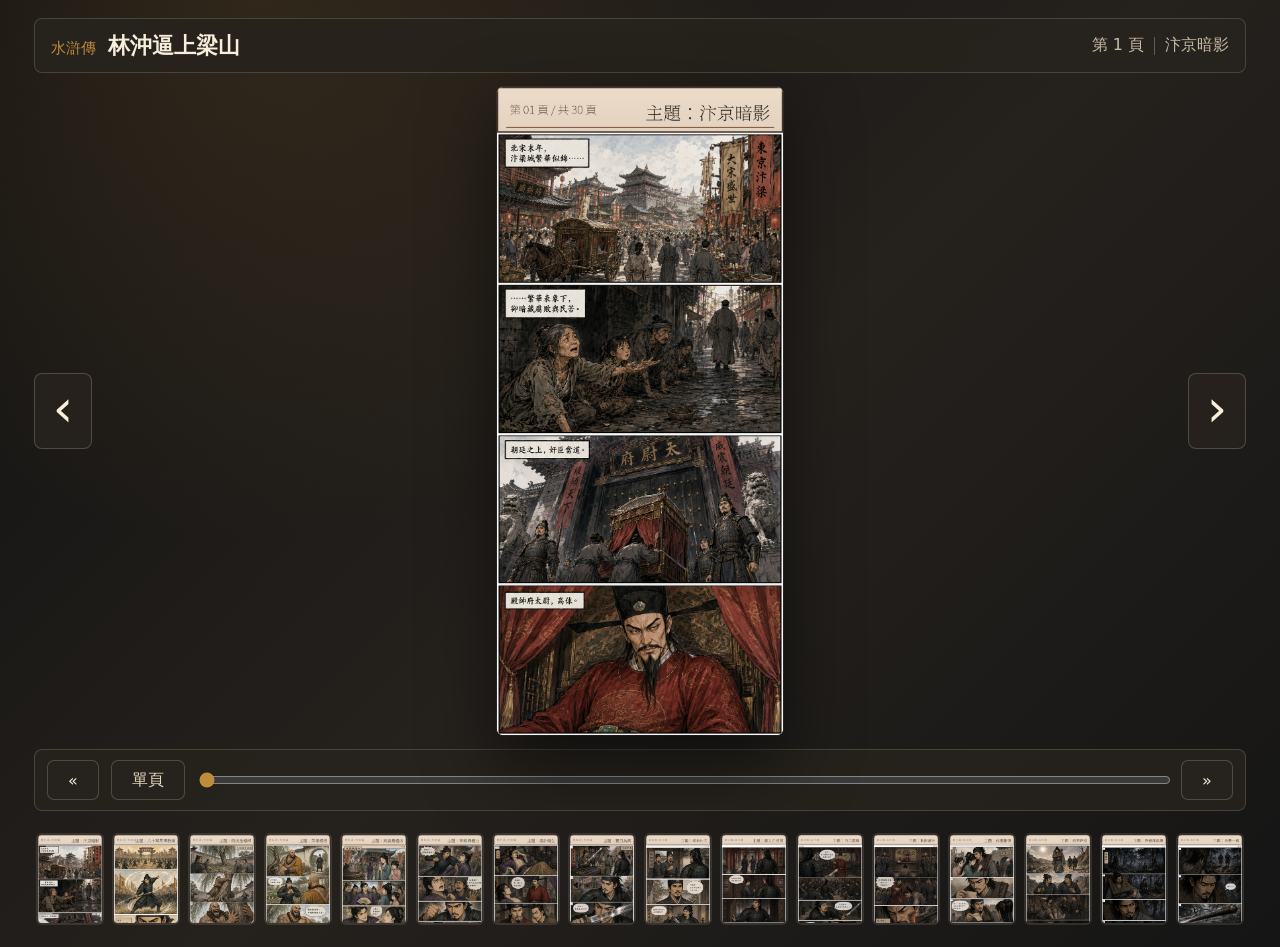
<file: comic/index.html>
<!doctype html>
<html lang="zh-Hant">
<head>
  <meta charset="utf-8">
  <meta name="viewport" content="width=device-width, initial-scale=1">
  <title>水滸傳漫畫電子書</title>
  <link rel="stylesheet" href="styles.css">
</head>
<body>
  <main class="reader" aria-label="水滸傳漫畫電子書閱讀器">
    <header class="topbar">
      <div class="book-title">
        <span class="series">水滸傳</span>
        <strong>林沖逼上梁山</strong>
      </div>
      <div class="page-status" aria-live="polite">
        <span id="pageLabel">第 1 頁</span>
        <span class="divider"></span>
        <span id="themeLabel">汴京暗影</span>
      </div>
    </header>

    <section class="stage" aria-label="漫畫頁面">
      <button class="nav-button prev" id="prevPage" type="button" aria-label="上一頁">
        <span aria-hidden="true">‹</span>
      </button>

      <div class="book-shell">
        <div class="book" id="book">
          <img id="pageImage" src="pages/page-01.png" alt="第 1 頁：汴京暗影" draggable="false">
        </div>
      </div>

      <button class="nav-button next" id="nextPage" type="button" aria-label="下一頁">
        <span aria-hidden="true">›</span>
      </button>
    </section>

    <footer class="controls">
      <button class="icon-button" id="firstPage" type="button" aria-label="第一頁">«</button>
      <button class="text-button" id="toggleSpread" type="button" aria-pressed="false">單頁</button>
      <input id="pageSlider" type="range" min="1" max="30" value="1" aria-label="頁數">
      <button class="icon-button" id="lastPage" type="button" aria-label="最後一頁">»</button>
    </footer>

    <nav class="thumbs" id="thumbs" aria-label="頁面縮圖"></nav>
  </main>

  <script src="script.js"></script>
</body>
</html>
</file>
<file: comic/styles.css>
:root {
  color-scheme: dark;
  --ink: #241c16;
  --paper: #eadcc0;
  --paper-light: #f7eedc;
  --gold: #bf8c3c;
  --red: #7a2922;
  --bg: #171717;
  --panel: #27231e;
  --muted: #c8bba4;
}

* {
  box-sizing: border-box;
}

html,
body {
  margin: 0;
  min-height: 100%;
}

body {
  background:
    radial-gradient(circle at 20% 0%, rgba(191, 140, 60, 0.16), transparent 34rem),
    linear-gradient(135deg, #111, #25211d 52%, #151515);
  color: var(--paper-light);
  font-family: "Noto Sans TC", "Microsoft JhengHei", system-ui, sans-serif;
}

button,
input {
  font: inherit;
}

.reader {
  min-height: 100vh;
  display: grid;
  grid-template-rows: auto minmax(0, 1fr) auto auto;
  gap: 14px;
  padding: 18px clamp(12px, 3vw, 34px);
}

.topbar,
.controls {
  max-width: 1280px;
  width: 100%;
  margin: 0 auto;
}

.topbar {
  display: flex;
  align-items: center;
  justify-content: space-between;
  gap: 18px;
  padding: 12px 16px;
  background: rgba(39, 35, 30, 0.86);
  border: 1px solid rgba(234, 220, 192, 0.18);
  border-radius: 8px;
  backdrop-filter: blur(10px);
}

.book-title {
  display: flex;
  align-items: baseline;
  gap: 12px;
  min-width: 0;
}

.series {
  color: var(--gold);
  font-family: "Noto Serif TC", "Microsoft JhengHei", serif;
  font-size: 0.95rem;
}

.book-title strong {
  font-size: clamp(1.05rem, 2vw, 1.35rem);
  white-space: nowrap;
}

.page-status {
  display: flex;
  align-items: center;
  justify-content: flex-end;
  gap: 10px;
  color: var(--muted);
  min-width: 0;
}

.divider {
  width: 1px;
  height: 18px;
  background: rgba(234, 220, 192, 0.3);
}

.stage {
  min-height: 0;
  max-width: 1280px;
  width: 100%;
  margin: 0 auto;
  display: grid;
  grid-template-columns: 58px minmax(0, 1fr) 58px;
  align-items: center;
  gap: 14px;
}

.book-shell {
  min-height: 0;
  height: min(72vh, 980px);
  display: flex;
  align-items: center;
  justify-content: center;
  perspective: 1600px;
}

.book {
  position: relative;
  height: 100%;
  max-width: 100%;
  display: flex;
  align-items: center;
  justify-content: center;
  transform-style: preserve-3d;
}

.book.turn-next {
  animation: turnNext 360ms ease;
}

.book.turn-prev {
  animation: turnPrev 360ms ease;
}

#pageImage {
  max-height: 100%;
  max-width: 100%;
  object-fit: contain;
  border-radius: 6px;
  background: var(--paper);
  box-shadow:
    0 28px 70px rgba(0, 0, 0, 0.55),
    0 0 0 1px rgba(255, 255, 255, 0.08);
  user-select: none;
}

.spread #pageImage {
  box-shadow:
    -18px 24px 70px rgba(0, 0, 0, 0.45),
    18px 24px 70px rgba(0, 0, 0, 0.45),
    inset 0 0 0 1px rgba(0, 0, 0, 0.24);
}

.nav-button,
.icon-button,
.text-button {
  border: 1px solid rgba(234, 220, 192, 0.22);
  color: var(--paper-light);
  background: rgba(39, 35, 30, 0.9);
  cursor: pointer;
}

.nav-button {
  width: 58px;
  height: 76px;
  border-radius: 8px;
  display: grid;
  place-items: center;
  transition: transform 160ms ease, background 160ms ease, opacity 160ms ease;
}

.nav-button span {
  font-size: 3.2rem;
  line-height: 1;
  transform: translateY(-2px);
}

.nav-button:hover,
.icon-button:hover,
.text-button:hover {
  background: rgba(122, 41, 34, 0.96);
}

.nav-button:active,
.icon-button:active,
.text-button:active {
  transform: translateY(1px);
}

.nav-button:disabled,
.icon-button:disabled {
  opacity: 0.34;
  cursor: not-allowed;
}

.controls {
  display: grid;
  grid-template-columns: 52px 74px minmax(0, 1fr) 52px;
  gap: 12px;
  align-items: center;
  padding: 10px 12px;
  background: rgba(39, 35, 30, 0.86);
  border: 1px solid rgba(234, 220, 192, 0.18);
  border-radius: 8px;
}

.icon-button,
.text-button {
  height: 40px;
  border-radius: 7px;
}

.text-button {
  color: var(--paper);
}

input[type="range"] {
  width: 100%;
  accent-color: var(--gold);
}

.thumbs {
  max-width: 1280px;
  width: 100%;
  margin: 0 auto;
  display: grid;
  grid-auto-flow: column;
  grid-auto-columns: 68px;
  gap: 8px;
  overflow-x: auto;
  padding: 8px 2px 4px;
  scrollbar-color: var(--gold) rgba(255, 255, 255, 0.08);
}

.thumb {
  height: 92px;
  padding: 0;
  border-radius: 6px;
  overflow: hidden;
  border: 2px solid transparent;
  background: rgba(234, 220, 192, 0.12);
}

.thumb img {
  width: 100%;
  height: 100%;
  object-fit: cover;
  object-position: top center;
  display: block;
}

.thumb.active {
  border-color: var(--gold);
  box-shadow: 0 0 0 2px rgba(191, 140, 60, 0.25);
}

@keyframes turnNext {
  from {
    transform: rotateY(-10deg) translateX(14px);
    opacity: 0.7;
  }
  to {
    transform: rotateY(0) translateX(0);
    opacity: 1;
  }
}

@keyframes turnPrev {
  from {
    transform: rotateY(10deg) translateX(-14px);
    opacity: 0.7;
  }
  to {
    transform: rotateY(0) translateX(0);
    opacity: 1;
  }
}

@media (max-width: 760px) {
  .reader {
    padding: 10px;
    gap: 10px;
  }

  .topbar {
    align-items: flex-start;
    flex-direction: column;
  }

  .page-status {
    width: 100%;
    justify-content: flex-start;
    font-size: 0.92rem;
  }

  .stage {
    grid-template-columns: 44px minmax(0, 1fr) 44px;
    gap: 8px;
  }

  .book-shell {
    height: min(70vh, 760px);
  }

  .nav-button {
    width: 44px;
    height: 58px;
  }

  .nav-button span {
    font-size: 2.4rem;
  }

  .controls {
    grid-template-columns: 46px 62px minmax(0, 1fr) 46px;
    gap: 8px;
  }

  .thumbs {
    grid-auto-columns: 56px;
  }

  .thumb {
    height: 78px;
  }
}
</file>
